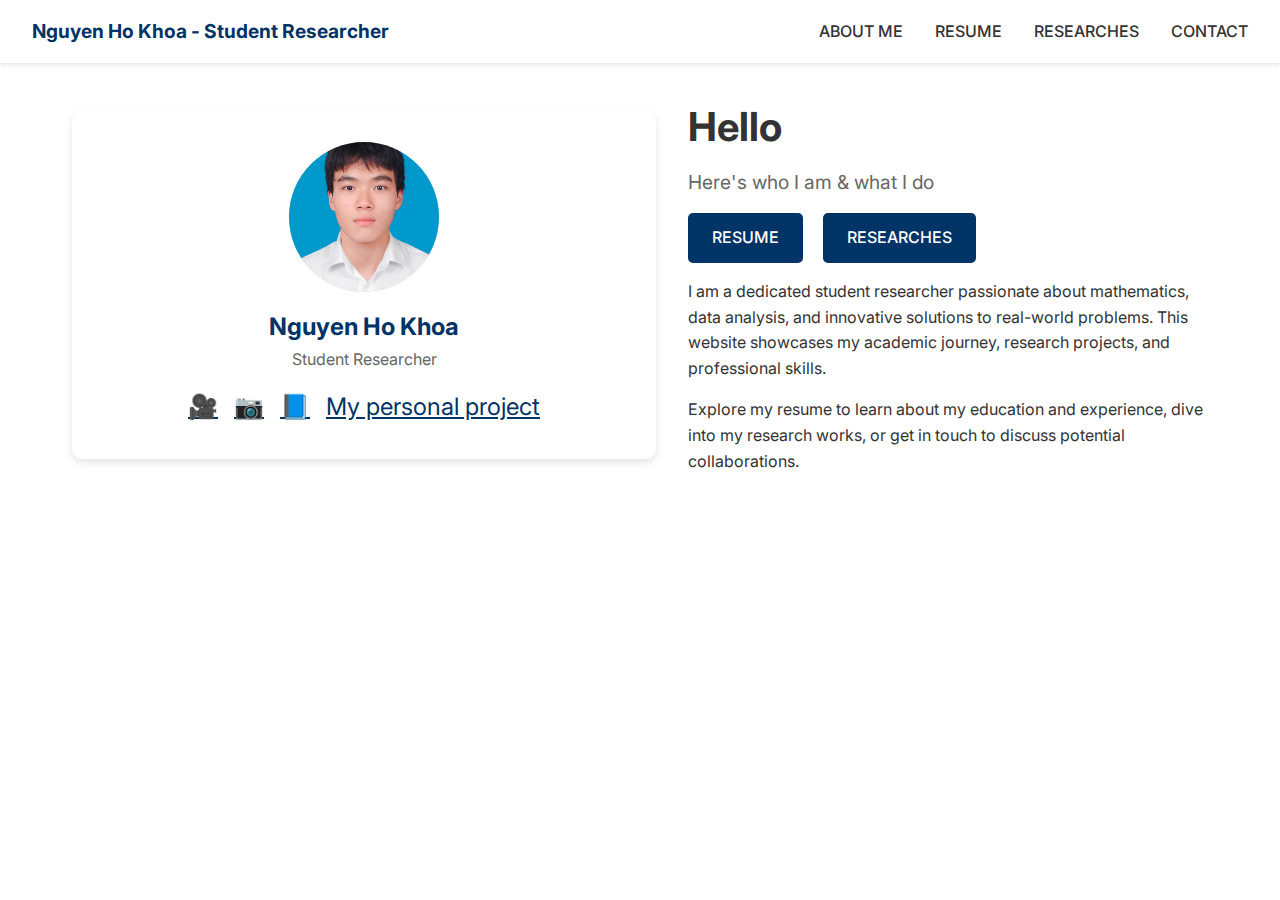
<file: website/index.html>
<!DOCTYPE html>
<html lang="en">
<head>
    <meta charset="UTF-8">
    <meta name="viewport" content="width=device-width, initial-scale=1.0">
    <title>Nguyen Ho Khoa - Student Researcher</title>
    <link rel="stylesheet" href="css/styles.css">
</head>
<body>
    <nav class="navbar">
        <div class="logo">Nguyen Ho Khoa - Student Researcher</div>
        <ul class="nav-links">
            <li><a href="index.html">ABOUT ME</a></li>
            <li><a href="resume.html">RESUME</a></li>
            <li><a href="researches.html">RESEARCHES</a></li>
            <li><a href="contact.html">CONTACT</a></li>
        </ul>
    </nav>

    <main class="main-content">
        <section class="home-section">
            <div class="profile-card">
                <div class="profile-image">
                    <img src="pdfs/z4561057000346_2838532653c7e193b199c39abedf5d9d.jpg" alt="Profile" id="circle">
                </div>
                <h1 class="profile-name">Nguyen Ho Khoa</h1>
                <p class="profile-subtitle">Student Researcher</p>
                <div class="social-icons">
                    <a href="https://www.tiktok.com/@nguyn.h.khoa?lang=en" title="Tiktok">🎥</a>
                    <a href="https://www.instagram.com/binhokhoa/" title="Instagram">📷</a>
                    <a href="https://www.facebook.com/bin.hokhoa" title="Facebook">📘</a>
                    <a href="https://khoa-playboi.github.io/Website-Vat-Tay/index.html" title="Armwrestling website"> My personal project</a>
                </div>
            </div>

            <div class="intro-section">
                <h2 class="intro-header">Hello</h2>
                <p class="intro-subtitle">Here's who I am & what I do</p>
                <a href="resume.html" class="btn">RESUME</a>
                <a href="researches.html" class="btn">RESEARCHES</a>
                <p class="intro-text">
                    I am a dedicated student researcher passionate about mathematics, data analysis, and innovative solutions to real-world problems. This website showcases my academic journey, research projects, and professional skills.
                </p>
                <p class="intro-text">
                    Explore my resume to learn about my education and experience, dive into my research works, or get in touch to discuss potential collaborations.
                </p>
            </div>
        </section>
    </main>
</body>
</html>
</file>
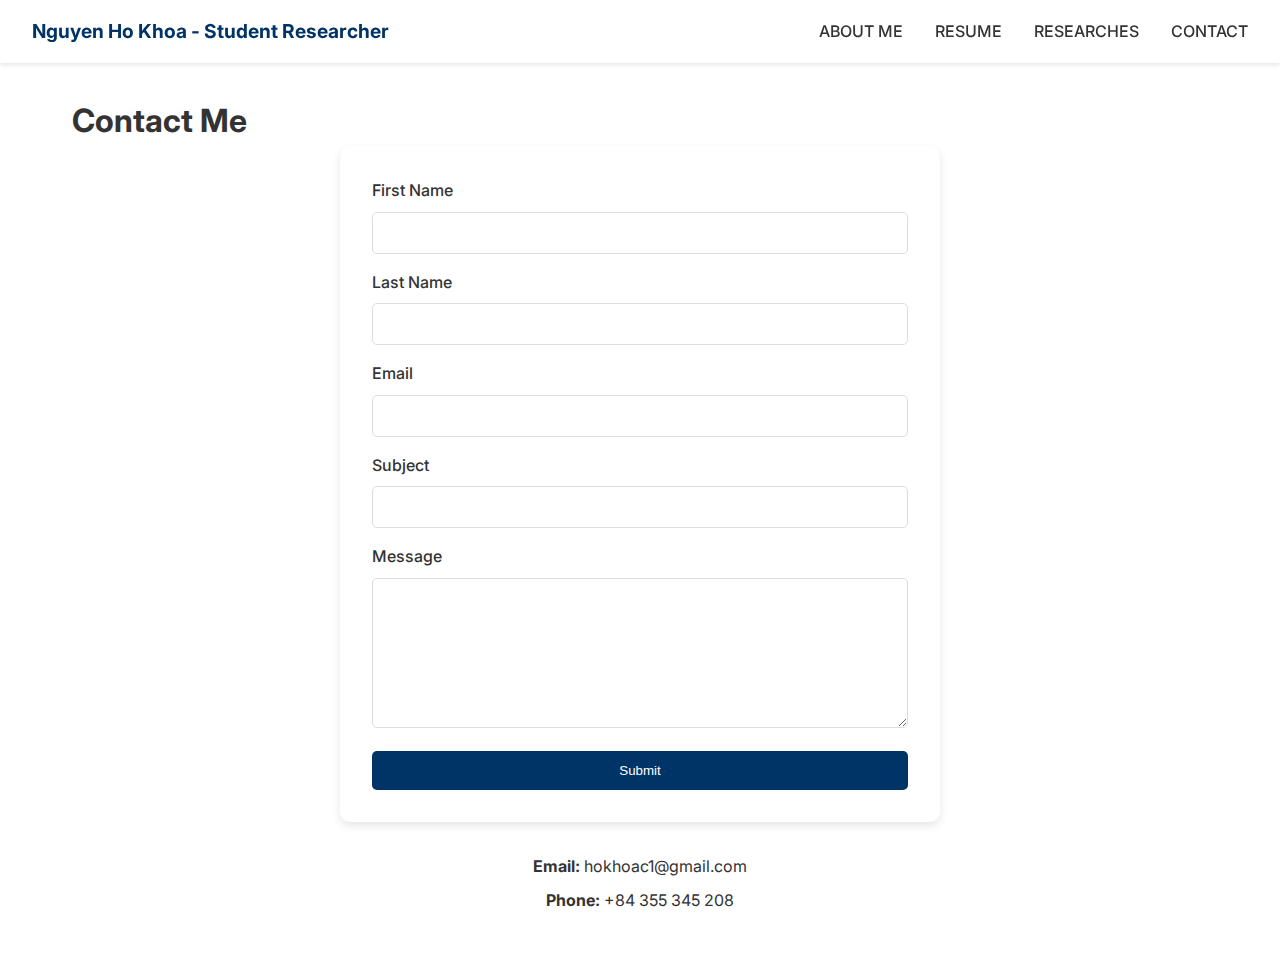
<file: website/contact.html>
<!DOCTYPE html>
<html lang="en">
<head>
    <meta charset="UTF-8">
    <meta name="viewport" content="width=device-width, initial-scale=1.0">
    <title>Contact - Nguyen Ho Khoa</title>
    <link rel="stylesheet" href="css/styles.css">
    
    <style>
        /* Modal Background - Hidden by default */
        .modal {
            display: none; 
            position: fixed; 
            z-index: 1000; 
            left: 0;
            top: 0;
            width: 100%; 
            height: 100%; 
            overflow: auto; 
            background-color: rgba(0,0,0,0.5); /* Black w/ opacity */
            backdrop-filter: blur(4px); /* Blur effect for modern look */
        }

        /* Modal Content Box */
        .modal-content {
            background-color: #fefefe;
            margin: 15% auto; 
            padding: 30px;
            border: 1px solid #888;
            width: 80%; 
            max-width: 500px;
            text-align: center;
            border-radius: 10px;
            box-shadow: 0 4px 8px 0 rgba(0,0,0,0.2);
            animation: fadeIn 0.4s;
        }

        /* Success Icon */
        .checkmark-circle {
            width: 60px;
            height: 60px;
            background: #4CAF50;
            border-radius: 50%;
            margin: 0 auto 20px auto;
            display: flex;
            align-items: center;
            justify-content: center;
        }
        
        .checkmark {
            color: white;
            font-size: 30px;
            font-weight: bold;
        }

        /* Close Button */
        .close-btn {
            background-color: #003366; /* Matching your navbar blue */
            color: white;
            padding: 10px 24px;
            border: none;
            border-radius: 5px;
            cursor: pointer;
            font-size: 16px;
            margin-top: 15px;
        }
        .close-btn:hover {
            background-color: #002244;
        }

        /* Animation */
        @keyframes fadeIn {
            from {opacity: 0; transform: translateY(-20px);} 
            to {opacity: 1; transform: translateY(0);}
        }
    </style>
</head>
<body>
    <nav class="navbar">
        <div class="logo">Nguyen Ho Khoa - Student Researcher</div>
        <ul class="nav-links">
            <li><a href="index.html">ABOUT ME</a></li>
            <li><a href="resume.html">RESUME</a></li>
            <li><a href="researches.html">RESEARCHES</a></li>
            <li><a href="contact.html">CONTACT</a></li>
        </ul>
    </nav>
    <main class="main-content">
        <h1>Contact Me</h1>
        
        <form class="contact-form" id="contactForm">
            <input type="hidden" name="_subject" value="New Contact from Student Researcher Site">
            <input type="hidden" name="_captcha" value="false">

            <div class="form-group">
                <label for="first-name">First Name</label>
                <input type="text" id="first-name" name="First Name" required>
            </div>
            <div class="form-group">
                <label for="last-name">Last Name</label>
                <input type="text" id="last-name" name="Last Name" required>
            </div>
            <div class="form-group">
                <label for="email">Email</label>
                <input type="email" id="email" name="email" required>
            </div>
            <div class="form-group">
                <label for="subject">Subject</label>
                <input type="text" id="subject" name="Subject" required>
            </div>
            <div class="form-group">
                <label for="message">Message</label>
                <textarea id="message" name="Message" required></textarea>
            </div>
            <button type="submit" class="submit-btn" id="submitBtn">Submit</button>
        </form>

        <div class="contact-info">
            <p><strong>Email:</strong> hokhoac1@gmail.com</p>
            <p><strong>Phone:</strong> +84 355 345 208</p>
        </div>
    </main>

    <div id="thankYouModal" class="modal">
        <div class="modal-content">
            <div class="checkmark-circle">
                <span class="checkmark">✓</span>
            </div>
            <h2>Message Sent!</h2>
            <p>Thank you for reaching out. I will get back to you shortly.</p>
            <button class="close-btn" onclick="closeModal()">Close</button>
        </div>
    </div>

    <script>
        const form = document.getElementById('contactForm');
        const modal = document.getElementById('thankYouModal');
        const submitBtn = document.getElementById('submitBtn');

        form.addEventListener('submit', function(e) {
            e.preventDefault(); // Stop page from reloading

            // Change button text to indicate loading
            const originalBtnText = submitBtn.innerText;
            submitBtn.innerText = "Sending...";
            submitBtn.disabled = true;

            const formData = new FormData(form);

            // Send data to FormSubmit via AJAX
            fetch("https://formsubmit.co/ajax/hokhoac1@gmail.com", {
                method: "POST",
                body: formData
            })
            .then(response => response.json())
            .then(data => {
                // On Success: Show Modal and Reset Form
                modal.style.display = "block";
                form.reset();
                submitBtn.innerText = originalBtnText;
                submitBtn.disabled = false;
            })
            .catch(error => {
                // On Error
                console.error('Error:', error);
                alert("Something went wrong. Please try again later.");
                submitBtn.innerText = originalBtnText;
                submitBtn.disabled = false;
            });
        });

        // Function to close the modal
        function closeModal() {
            modal.style.display = "none";
        }

        // Close modal if user clicks outside of the box
        window.onclick = function(event) {
            if (event.target == modal) {
                modal.style.display = "none";
            }
        }
    </script>
</body>
</html>
</file>
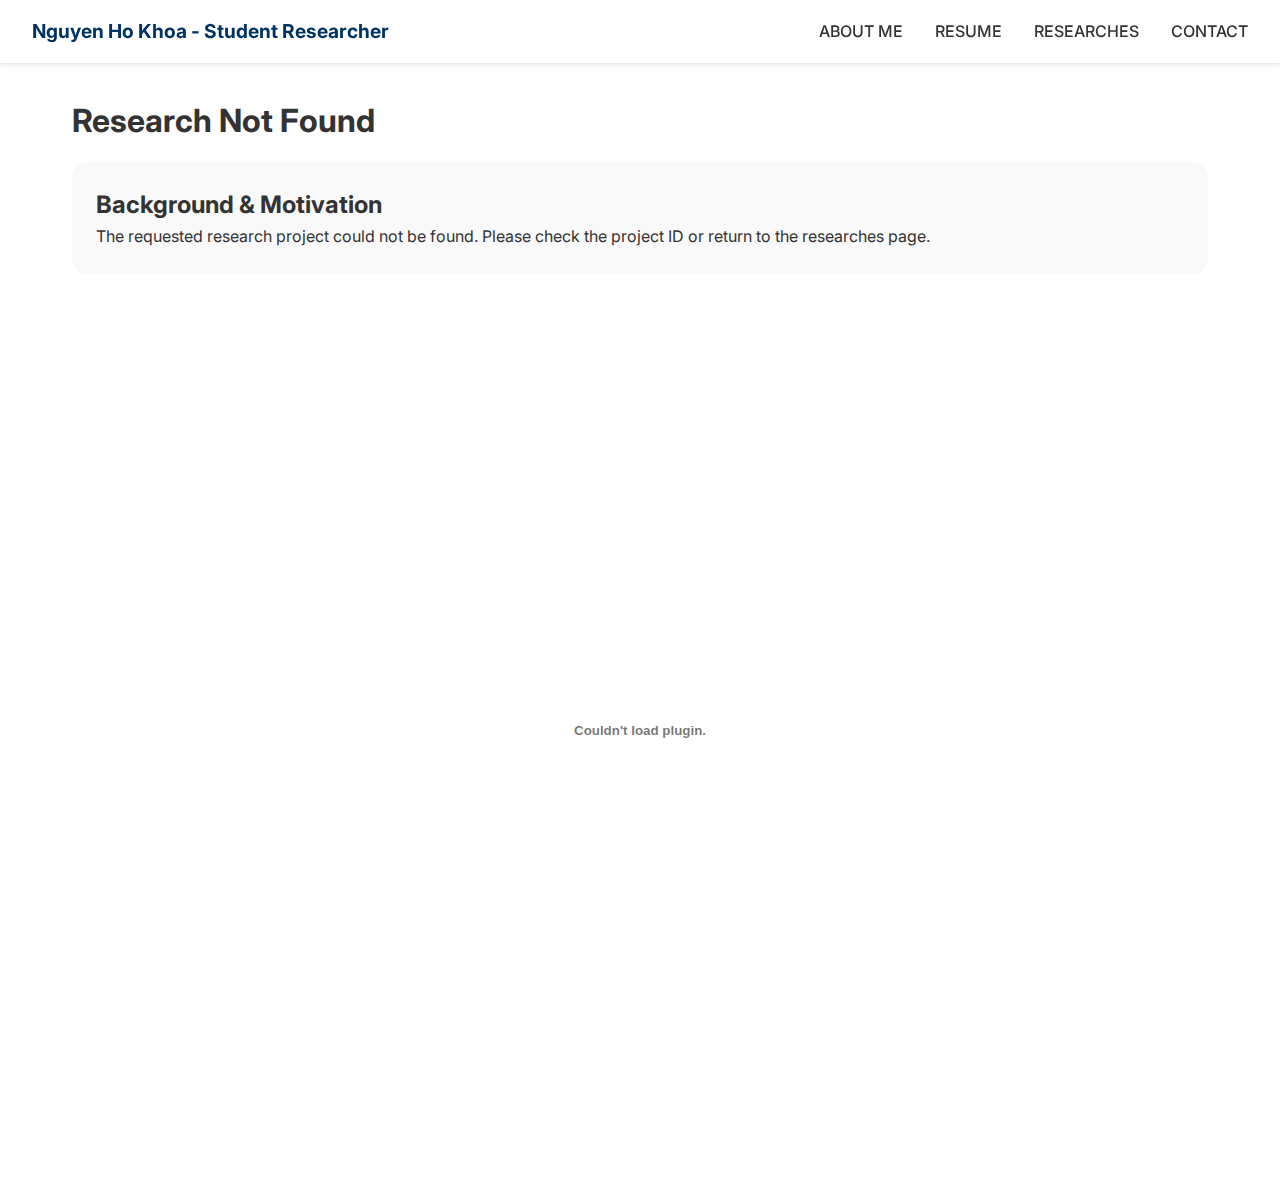
<file: website/research-template.html>
<!DOCTYPE html>
<html lang="en">
<head>
    <meta charset="UTF-8">
    <meta name="viewport" content="width=device-width, initial-scale=1.0">
    <title>Research - Nguyen Ho Khoa</title>
    <link rel="stylesheet" href="css/styles.css">
</head>
<body>
    <nav class="navbar">
        <div class="logo">Nguyen Ho Khoa - Student Researcher</div>
        <ul class="nav-links">
            <li><a href="index.html">ABOUT ME</a></li>
            <li><a href="resume.html">RESUME</a></li>
            <li><a href="researches.html">RESEARCHES</a></li>
            <li><a href="contact.html">CONTACT</a></li>
        </ul>
    </nav>

    <main class="main-content">
        <h1 class="research-title" id="research-title">Research Title</h1>
        <div class="research-background">
            <h2>Background & Motivation</h2>
            <p id="research-background">
                This section explains why the research was started, what inspired it, and what problem it addresses. Placeholder text here.
            </p>
            <!-- To edit background text: Update the content in JS or directly in HTML if static. -->
        </div>
        <div class="pdf-embed">
            <!-- To embed PDFs: Use <embed> or <iframe> as below. The src is set dynamically by JS based on project ID. -->
            <embed id="pdf-embed" src="" type="application/pdf" width="100%" height="850px" />
            <!-- Alternative: <iframe id="pdf-iframe" src="" width="100%" height="850px"></iframe> -->
            <!-- How to upload PDFs: Place your PDF files in the /pdfs/ folder. Update the pdfSrc in js/script.js for each project. -->
            <!-- How to create new research pages: Duplicate this file, update title, background, and PDF src. Or use JS to dynamically load based on project ID. -->
        </div>
    </main>

    <script src="js/script.js"></script>
</body>
</html>
</file>
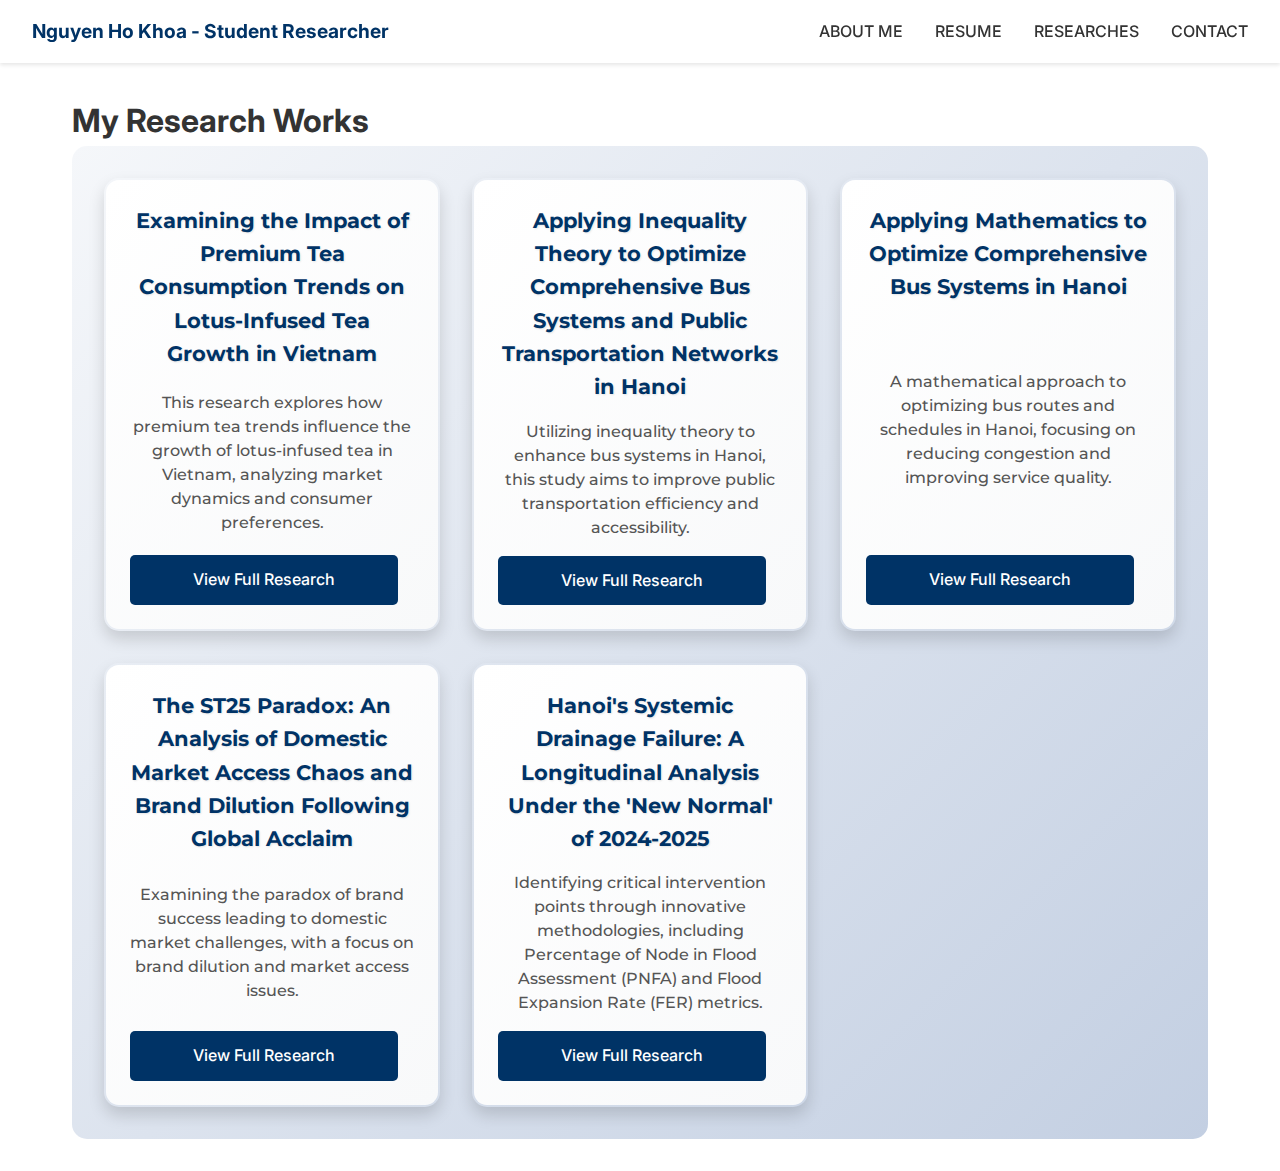
<file: website/researches.html>
<!DOCTYPE html>
<html lang="en">
<head>
    <meta charset="UTF-8">
    <meta name="viewport" content="width=device-width, initial-scale=1.0">
    <title>Researches - Nguyen Ho Khoa</title>
    <link rel="stylesheet" href="css/styles.css">
</head>
<body>
    <nav class="navbar">
        <div class="logo">Nguyen Ho Khoa - Student Researcher</div>
        <ul class="nav-links">
            <li><a href="index.html">ABOUT ME</a></li>
            <li><a href="resume.html">RESUME</a></li>
            <li><a href="researches.html">RESEARCHES</a></li>
            <li><a href="contact.html">CONTACT</a></li>
        </ul>
    </nav>

    <main class="main-content">
        <h1>My Research Works</h1>
        <div class="researches-grid">
            <div class="research-card">
                <h3>Examining the Impact of Premium Tea Consumption Trends on Lotus-Infused Tea Growth in Vietnam</h3>
                <p class="research-preview">
                    This research explores how premium tea trends influence the growth of lotus-infused tea in Vietnam, analyzing market dynamics and consumer preferences.
                </p>
                <a href="research-template.html?project=1" class="btn">View Full Research</a>
            </div>

            <div class="research-card">
                <h3>Applying Inequality Theory to Optimize Comprehensive Bus Systems and Public Transportation Networks in Hanoi</h3>
                <p class="research-preview">
                    Utilizing inequality theory to enhance bus systems in Hanoi, this study aims to improve public transportation efficiency and accessibility.
                </p>
                <a href="research-template.html?project=2" class="btn">View Full Research</a>
            </div>

            <div class="research-card">
                <h3>Applying Mathematics to Optimize Comprehensive Bus Systems in Hanoi</h3>
                <p class="research-preview">
                    A mathematical approach to optimizing bus routes and schedules in Hanoi, focusing on reducing congestion and improving service quality.
                </p>
                <a href="research-template.html?project=3" class="btn">View Full Research</a>
            </div>

            <div class="research-card">
                <h3>The ST25 Paradox: An Analysis of Domestic Market Access Chaos and Brand Dilution Following Global Acclaim</h3>
                <p class="research-preview">
                    Examining the paradox of brand success leading to domestic market challenges, with a focus on brand dilution and market access issues.
                </p>
                <a href="research-template.html?project=4" class="btn">View Full Research</a>
            </div>
            <div class="research-card">
                <h3>Hanoi's Systemic Drainage Failure: A Longitudinal Analysis Under the 'New Normal' of 2024-2025</h3>
                <p class="research-preview">
                Identifying critical intervention points through innovative methodologies, including Percentage of Node in Flood Assessment (PNFA) and Flood Expansion Rate (FER) metrics.
                </p>
                <a href="research-template.html?project=5" class="btn">View Full Research</a>
            </div>
        </div>
    </main>
</body>
</file>
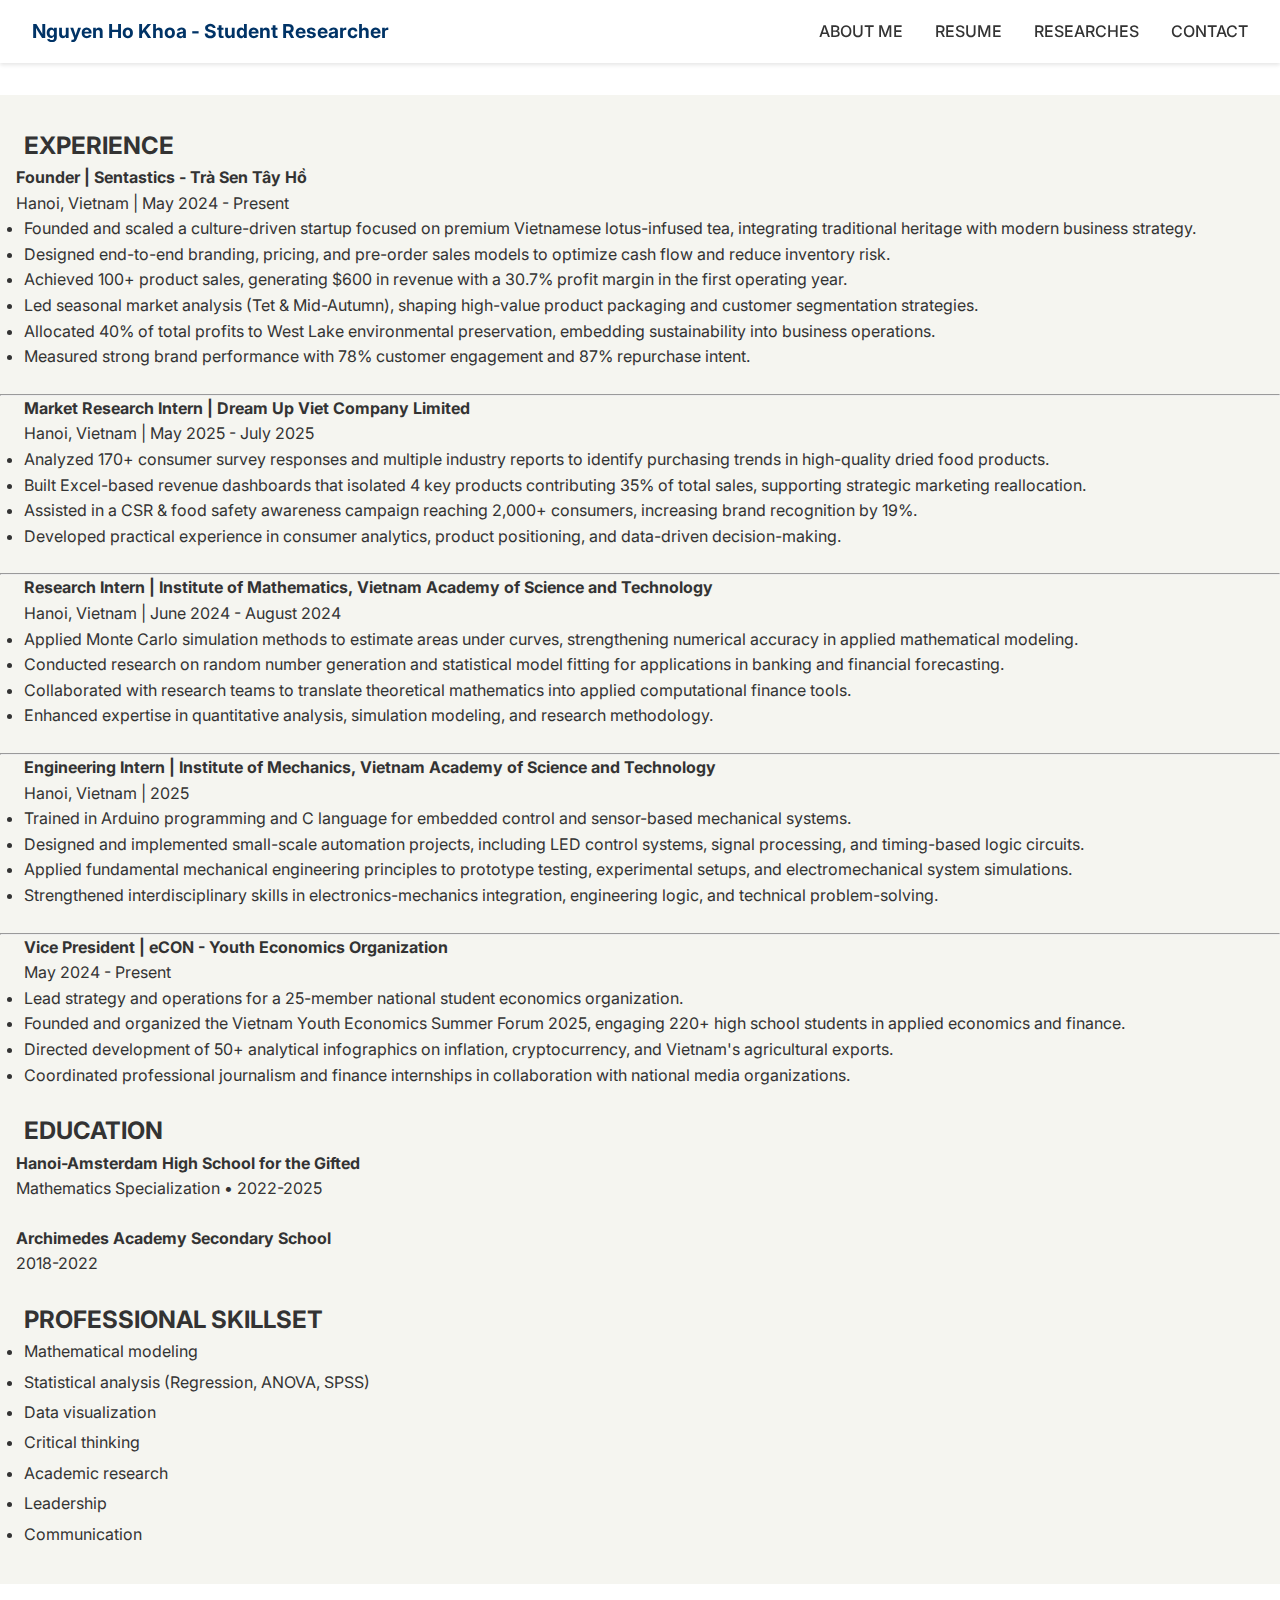
<file: website/resume.html>
<!DOCTYPE html>
<html lang="en">
<head>
  <meta charset="UTF-8">
  <meta name="viewport" content="width=device-width, initial-scale=1.0">
  <title>Resume - Nguyen Ho Khoa</title>
  <link rel="stylesheet" href="css/styles.css">
</head>
<body>
  <nav class="navbar">
    <div class="logo">Nguyen Ho Khoa - Student Researcher</div>
    <ul class="nav-links">
      <li><a href="index.html">ABOUT ME</a></li>
      <li><a href="resume.html">RESUME</a></li>
      <li><a href="researches.html">RESEARCHES</a></li>
      <li><a href="contact.html">CONTACT</a></li>
    </ul>
  </nav>

  <main class="main-content">
    <section class="resume-section">
      <div class="section-card">
        <h2 class="section-title">EXPERIENCE</h2>
        <div class="experience-item">
          <h4>Founder | Sentastics - Trà Sen Tây Hồ</h4>
          <p>Hanoi, Vietnam | May 2024 - Present</p>
          <div class="experience-description">
          <ul>
            <li>Founded and scaled a culture-driven startup focused on premium Vietnamese lotus-infused tea, integrating traditional heritage with modern business strategy.</li>
            <li>Designed end-to-end branding, pricing, and pre-order sales models to optimize cash flow and reduce inventory risk.</li>
            <li>Achieved 100+ product sales, generating $600 in revenue with a 30.7% profit margin in the first operating year.</li>
            <li>Led seasonal market analysis (Tet & Mid-Autumn), shaping high-value product packaging and customer segmentation strategies.</li>
            <li>Allocated 40% of total profits to West Lake environmental preservation, embedding sustainability into business operations.</li>
            <li>Measured strong brand performance with 78% customer engagement and 87% repurchase intent.</li>
          </ul>
          </div>
        </div>
        <hr>
        <div class="experience-item">


          <div class="experience-description">

          <h4>Market Research Intern | Dream Up Viet Company Limited</h4>
          <p>Hanoi, Vietnam | May 2025 - July 2025</p>
          <ul>
            <li>Analyzed 170+ consumer survey responses and multiple industry reports to identify purchasing trends in high-quality dried food products.</li>
            <li>Built Excel-based revenue dashboards that isolated 4 key products contributing 35% of total sales, supporting strategic marketing reallocation.</li>
            <li>Assisted in a CSR & food safety awareness campaign reaching 2,000+ consumers, increasing brand recognition by 19%.</li>
            <li>Developed practical experience in consumer analytics, product positioning, and data-driven decision-making.</li>
          </ul>
          </div>
        </div>
        <hr>
        <div class="experience-item">
          <div class="experience-description">
          <h4>Research Intern | Institute of Mathematics, Vietnam Academy of Science and Technology</h4>
          <p>Hanoi, Vietnam | June 2024 - August 2024</p>
          <ul>
            <li>Applied Monte Carlo simulation methods to estimate areas under curves, strengthening numerical accuracy in applied mathematical modeling.</li>
            <li>Conducted research on random number generation and statistical model fitting for applications in banking and financial forecasting.</li>
            <li>Collaborated with research teams to translate theoretical mathematics into applied computational finance tools.</li>
            <li>Enhanced expertise in quantitative analysis, simulation modeling, and research methodology.</li>
          </ul>
          </div>
        </div>
        <hr>
        <div class="experience-item">
          <div class="experience-description">
          <h4>Engineering Intern | Institute of Mechanics, Vietnam Academy of Science and Technology</h4>
          <p>Hanoi, Vietnam | 2025</p>
          <ul>
            <li>Trained in Arduino programming and C language for embedded control and sensor-based mechanical systems.</li>
            <li>Designed and implemented small-scale automation projects, including LED control systems, signal processing, and timing-based logic circuits.</li>
            <li>Applied fundamental mechanical engineering principles to prototype testing, experimental setups, and electromechanical system simulations.</li>
            <li>Strengthened interdisciplinary skills in electronics-mechanics integration, engineering logic, and technical problem-solving.</li>
          </ul>
          </div>
        </div>
        <hr>
        <div class="experience-item">
          <div class="experience-description">
          <h4>Vice President | eCON - Youth Economics Organization</h4>
          <p>May 2024 - Present</p>
          <ul>
            <li>Lead strategy and operations for a 25-member national student economics organization.</li>
            <li>Founded and organized the Vietnam Youth Economics Summer Forum 2025, engaging 220+ high school students in applied economics and finance.</li>
            <li>Directed development of 50+ analytical infographics on inflation, cryptocurrency, and Vietnam's agricultural exports.</li>
            <li>Coordinated professional journalism and finance internships in collaboration with national media organizations.</li>
          </ul>
          </div>
        </div>
      </div>

      <div class="section-card">
        <h2 class="section-title">EDUCATION</h2>
        <div class="experience-item">
          <h4>Hanoi-Amsterdam High School for the Gifted</h4>
          <p>Mathematics Specialization • 2022-2025</p>
        </div>
        <div class="experience-item">
          <h4>Archimedes Academy Secondary School</h4>
          <p>2018-2022</p>
        </div>
      </div>

      <div class="section-card">
        <h2 class="section-title">PROFESSIONAL SKILLSET</h2>
        <ul class="skills-list">
          <li>Mathematical modeling</li>
          <li>Statistical analysis (Regression, ANOVA, SPSS)</li>
          <li>Data visualization</li>
          <li>Critical thinking</li>
          <li>Academic research</li>
          <li>Leadership</li>
          <li>Communication</li>
        </ul>
      </div>
    </section>
  </main>

  <script src="js/script.js"></script>
</body>
</html>
</file>
<file: website/css/styles.css>
/* Google Fonts: Inter and Montserrat */
@import url('https://fonts.googleapis.com/css2?family=Inter:wght@400;500;600;700&display=swap');
@import url('https://fonts.googleapis.com/css2?family=Montserrat:wght@400;500;600;700&display=swap');

/* Global Styles */
* {
    margin: 0;
    padding: 0;
    box-sizing: border-box;
}

body {
    font-family: 'Inter', sans-serif;
    background-color: #ffffff; /* White background */
    color: #333;
    line-height: 1.6;
}

/* To change fonts: Update the font-family in body or specific elements. Use Google Fonts link above. */

/* Navigation Bar */
.navbar {
    display: flex;
    justify-content: space-between;
    align-items: center;
    padding: 1rem 2rem;
    background-color: #ffffff;
    box-shadow: 0 2px 4px rgba(0,0,0,0.1);
    position: sticky;
    top: 0;
    z-index: 100;
}

.navbar .logo {
    font-size: 1.2rem;
    font-weight: 700;
    color: #003366; /* Navy blue */
}

.navbar .nav-links {
    display: flex;
    list-style: none;
    justify-content: flex-end;
}

.navbar .nav-links li {
    margin-left: 2rem;
}

.navbar .nav-links a {
    text-decoration: none;
    color: #333;
    font-weight: 500;
    transition: color 0.3s;
}

.navbar .nav-links a:hover {
    color: #003366; /* Navy blue on hover */
    text-decoration: underline;
}




.main-content {
    max-width: 1200px;
    margin: 0 auto;
    padding: 2rem;
}

.home-section {
    display: flex;
    gap: 2rem;
    align-items: center;
}

.profile-card {
    flex: 1;
    background-color: #ffffff;
    border-radius: 10px;
    box-shadow: 0 4px 8px rgba(0,0,0,0.1);
    padding: 2rem;
    text-align: center;
}

#circle {
  width: 100%;
  height: 100%;
  border-radius: 50%;
  object-fit: cover;
  object-position: center;
  display: block;
  background: none;   
  border: none;       
  box-shadow: none;   
  padding: 0;        
}

.profile-image {
    width: 150px;
    height: 150px;
    border-radius: 50%;
    background-color: #ddd; /* Placeholder */
    margin: 0 auto 1rem;
    display: flex;
    align-items: center;
    justify-content: center;
    font-size: 0.8rem;
    color: #666;
}

.profile-name {
    font-size: 1.5rem;
    font-weight: 700;
    color: #003366;
}

.profile-subtitle {
    font-size: 1rem;
    color: #666;
    margin-bottom: 1rem;
}

.social-icons {
    display: flex;
    justify-content: center;
    gap: 1rem;
}

.social-icons a {
    color: #003366;
    font-size: 1.5rem;
    transition: color 0.3s;
}

.social-icons a:hover {
    color: #0055aa;
}

.intro-section {
    flex: 1;
}

.intro-header {
    font-size: 2.5rem;
    font-weight: 700;
    margin-bottom: 0.5rem;
}

.intro-subtitle {
    font-size: 1.2rem;
    color: #666;
    margin-bottom: 1rem;
}

.btn {
    display: inline-block;
    padding: 0.75rem 1.5rem;
    background-color: #003366;
    color: #ffffff;
    text-decoration: none;
    border-radius: 5px;
    font-weight: 500;
    transition: background-color 0.3s;
    margin-right: 1rem;
}

.btn:hover {
    background-color: #0055aa;
}

.intro-text {
    margin-top: 1rem;
}



.resume-section {
    background-color: #f5f5f0;
    padding: 2rem 0;
    width: 100vw;
    margin-left: calc(-50vw + 50%);
}

.resume-card {
    background-color: #ffffff;
    border-radius: 10px;
    box-shadow: 0 4px 8px rgba(0,0,0,0.1);
    padding: 2rem;
    margin-bottom: 2rem;
}

.resume-card h2 {
    font-size: 1.5rem;
    font-weight: 700;
    color: #003366;
    margin-bottom: 1rem;
}

.section-title {
    margin-left: 1rem;
    padding-left: 0.5rem;
}

.experience-item {
    margin-bottom: 1.5rem;
    margin-left:1rem;
}

.experience-description{
    margin-left:0.5rem;

}

.experience-year {
    font-weight: 600;
    color: #003366;
}

.experience-title {
    font-weight: 600;
}

.experience-org {
    font-style: italic;
    color: #666;
}

.skills-list {
    list-style: disc;
    margin-left: 1rem;        
    padding-left: 0.5rem;
}

.skills-list li {
   margin-bottom: 0.3rem;
}






.researches-grid {
    display: grid;
    grid-template-columns: repeat(auto-fit, minmax(300px, 1fr));
    gap: 2rem;
    background: linear-gradient(135deg, #f5f7fa 0%, #c3cfe2 100%);
    padding: 2rem;
    border-radius: 15px;
}

.research-card {
    background: linear-gradient(135deg, #ffffff 0%, #f8f9fa 100%);
    border-radius: 15px;
    box-shadow: 0 8px 16px rgba(0,0,0,0.15);
    padding: 1.5rem;
    text-align: center;
    transition: transform 0.3s ease, box-shadow 0.3s ease;
    border: 2px solid transparent;
    background-clip: padding-box;
    display: flex;
    flex-direction: column;
    justify-content: space-between;
    min-height: 350px;
}

.research-card:hover {
    transform: translateY(-5px);
    box-shadow: 0 12px 24px rgba(0,0,0,0.2);
    border-color: #003366;
}

.research-card h3 {
    font-family: 'Montserrat', sans-serif;
    font-size: 1.3rem;
    font-weight: 700;
    margin-bottom: 1rem;
    color: #003366;
    text-shadow: 1px 1px 2px rgba(0,0,0,0.1);
    min-height: 3rem;
    display: flex;
    align-items: center;
    justify-content: center;
}

.research-preview {
    font-family: 'Montserrat', sans-serif;
    margin-bottom: 1rem;
    color: #555;
    font-weight: 500;
    line-height: 1.5;
}

/* To add new research cards: Duplicate .research-card div in HTML, update title, preview, button link. */

/* Research Template */
.research-title {
    font-size: 2rem;
    font-weight: 700;
    margin-bottom: 1rem;
}

.research-background {
    background-color: #f9f9f9;
    padding: 1.5rem;
    border-radius: 15px;
    margin-bottom:2rem;
}

.pdf-embed {
    width: 100%;
    height: 850px;
    border: none;
}

/* To upload PDFs: Place PDF files in /pdfs/ folder, update src in <embed> or <iframe>. */

/* Contact Page */
.contact-form {
    max-width: 600px;
    margin: 0 auto;
    background-color: #ffffff;
    border-radius: 10px;
    box-shadow: 0 4px 8px rgba(0,0,0,0.1);
    padding: 2rem;
}

.form-group {
    margin-bottom: 1rem;
}

.form-group label {
    display: block;
    margin-bottom: 0.5rem;
    font-weight: 500;
}

.form-group input,
.form-group textarea {
    width: 100%;
    padding: 0.75rem;
    border: 1px solid #ddd;
    border-radius: 5px;
    font-family: 'Inter', sans-serif;
}

.form-group textarea {
    height: 150px;
    resize: vertical;
}

.submit-btn {
    width: 100%;
    padding: 0.75rem;
    background-color: #003366;
    color: #ffffff;
    border: none;
    border-radius: 5px;
    font-weight: 500;
    cursor: pointer;
    transition: background-color 0.3s;
}

.submit-btn:hover {
    background-color: #0055aa;
}

.contact-info {
    text-align: center;
    margin-top: 2rem;
}

.contact-info p {
    margin-bottom: 0.5rem;
}

/* Responsive Design */
@media (max-width: 768px) {
    .navbar .nav-links {
        margin-top: 1rem;
    }

    .navbar .nav-links li {
        margin-left: 0;
        margin-right: 1rem;
    }

    .home-section {
        flex-direction: column;
    }

    .profile-card {
        order: -1;
    }

    .intro-header {
        font-size: 2rem;
    }
}

/* To change colors: Update color values in CSS, e.g., #003366 for navy blue. */
/* To change spacing: Adjust padding, margin values in relevant classes. */
</file>
